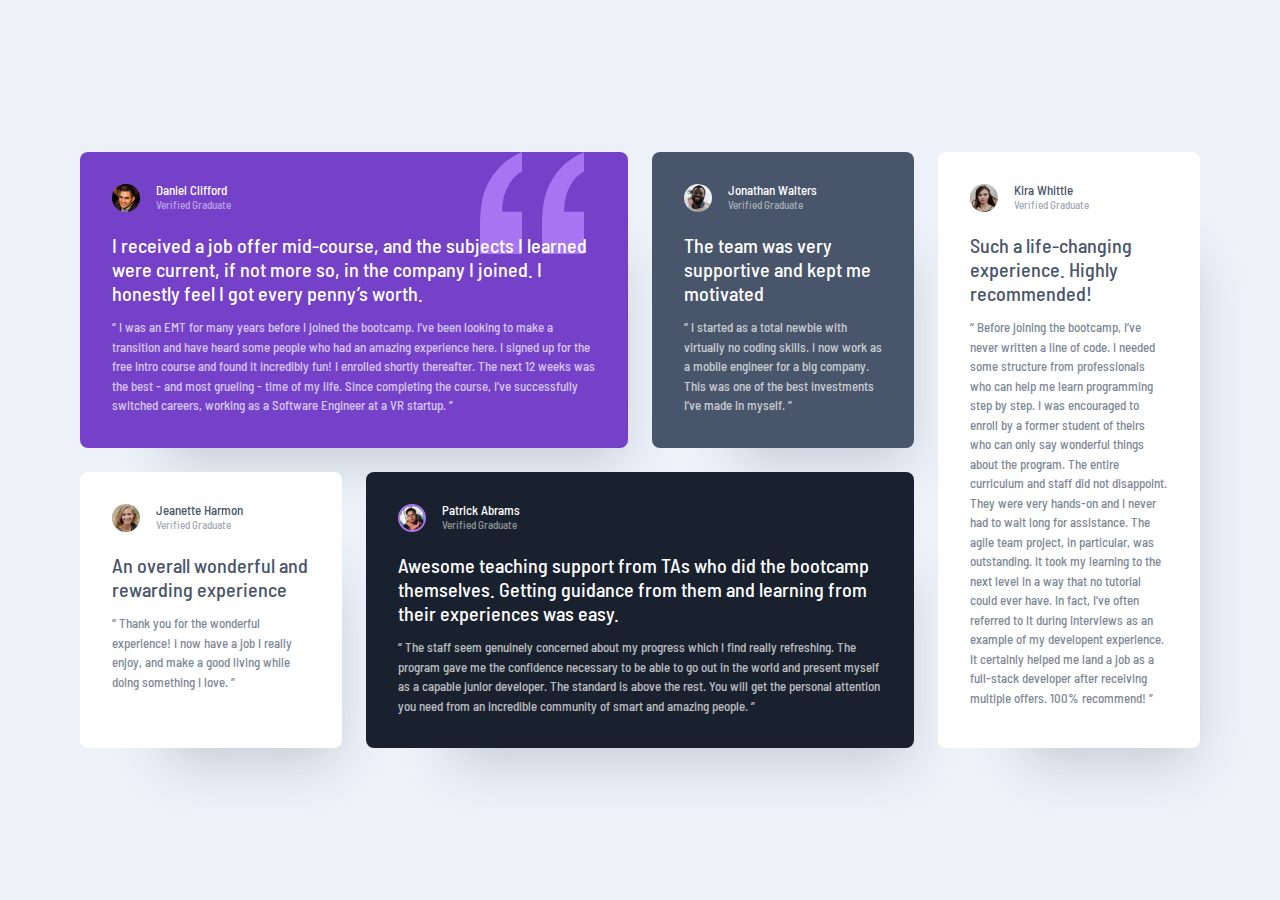
<file: index.html>
<!DOCTYPE html>
<html lang="en">

<head>
  <meta charset="UTF-8">
  <meta http-equiv="X-UA-Compatible" content="IE=edge">
  <meta name="viewport" content="width=device-width, initial-scale=1.0">
  <!-- Google font -->
  <link rel="preconnect" href="https://fonts.googleapis.com">
  <link rel="preconnect" href="https://fonts.gstatic.com" crossorigin>
  <link href="https://fonts.googleapis.com/css2?family=Barlow+Semi+Condensed:wght@500;600&display=swap"
    rel="stylesheet">
  <!-- my css -->
  <link rel="stylesheet" type="text/css" href="./css-grid/style-grid.css">
  <link rel="stylesheet" type="text/css" href="./css-grid/responsive_grid_style.css">
  <title>Grid Style</title>
</head>

<body>
  <main class="testimonial-grid">
    <article class="testimonial grid-col-span-2 flow bg-primary-400 quote text-neutral-100">
      <div class="flex">
        <div>
          <img  src="./img-grid/image-daniel.jpg" alt="daniel clifford">
        </div>
        <div>
          <h2 class="name">Daniel Clifford</h2>
          <p class="position">Verified Graduate</p>
        </div>
      </div>
      <p>
        I received a job offer mid-course, and the subjects I learned were current, if not more so,
        in the company I joined. I honestly feel I got every penny’s worth.
      </p>
      <p>
        “ I was an EMT for many years before I joined the bootcamp. I’ve been looking to make a
        transition and have heard some people who had an amazing experience here. I signed up
        for the free intro course and found it incredibly fun! I enrolled shortly thereafter.
        The next 12 weeks was the best - and most grueling - time of my life. Since completing
        the course, I’ve successfully switched careers, working as a Software Engineer at a VR startup. ”
      </p>
    </article>
    <article class="testimonial flow bg-secondary-400 text-neutral-100">
      <div class="flex">
        <div>
          <img src="./img-grid/image-jonathan.jpg" alt="Jonathan Walters">
        </div>
        <div>
          <h2 class="name">Jonathan Walters</h2>
          <p class="position">Verified Graduate</p>
        </div>
      </div>
      <p>
        The team was very supportive and kept me motivated
      </p>
      <p>
        “ I started as a total newbie with virtually no coding skills. I now work as a mobile engineer
        for a big company. This was one of the best investments I’ve made in myself. ”
      </p>
    </article>
    <article class="testimonial flow bg-neutral-100 text-secondary-400">
      <div class="flex">
        <div>
          <img src="./img-grid/image-jeanette.jpg" alt="Jeanette Harmon">
        </div>
        <div>
          <h2 class="name">Jeanette Harmon</h2>
          <p class="position">Verified Graduate</p>
        </div>
      </div>
      <p>
        An overall wonderful and rewarding experience</p>
      <p>
        “ Thank you for the wonderful experience! I now have a job I really enjoy, and make a good living
        while doing something I love. ”
      </p>
    </article>
    <article class="testimonial grid-col-span-2 flow bg-secondary-500 text-neutral-100">
      <div class="flex">
        <div>
          <img class="border-primary-400" src="./img-grid/image-patrick.jpg" alt="Patrick Abrams">
        </div>
        <div>
          <h2 class="name">Patrick Abrams</h2>
          <p class="position">Verified Graduate</p>
        </div>
      </div>
      <p>
        Awesome teaching support from TAs who did the bootcamp themselves. Getting guidance from them and
        learning from their experiences was easy.
      </p>
      <p>
        “ The staff seem genuinely concerned about my progress which I find really refreshing. The program
        gave me the confidence necessary to be able to go out in the world and present myself as a capable
        junior developer. The standard is above the rest. You will get the personal attention you need from
        an incredible community of smart and amazing people. ”
      </p>
    </article>
    <article class="testimonial flow bg-neutral-100 text-secondary-400">
      <div class="flex">
        <div>
          <img src="./img-grid/image-kira.jpg" alt="Kira Whittle">
        </div>
        <div>
          <h2 class="name">Kira Whittle</h2>
          <p class="position">Verified Graduate</p>
        </div>
      </div>
      <p>
        Such a life-changing experience. Highly recommended!
      </p>
      <p>
        “ Before joining the bootcamp, I’ve never written a line of code. I needed some structure from
        professionals who can help me learn programming step by step. I was encouraged to enroll by a former
        student of theirs who can only say wonderful things about the program. The entire curriculum and staff
        did not disappoint. They were very hands-on and I never had to wait long for assistance. The agile team
        project, in particular, was outstanding. It took my learning to the next level in a way that no tutorial
        could ever have. In fact, I’ve often referred to it during interviews as an example of my developent
        experience. It certainly helped me land a job as a full-stack developer after receiving multiple offers.
        100% recommend! ”
      </p>
    </article>
  </main>




</body>

</html>
</file>
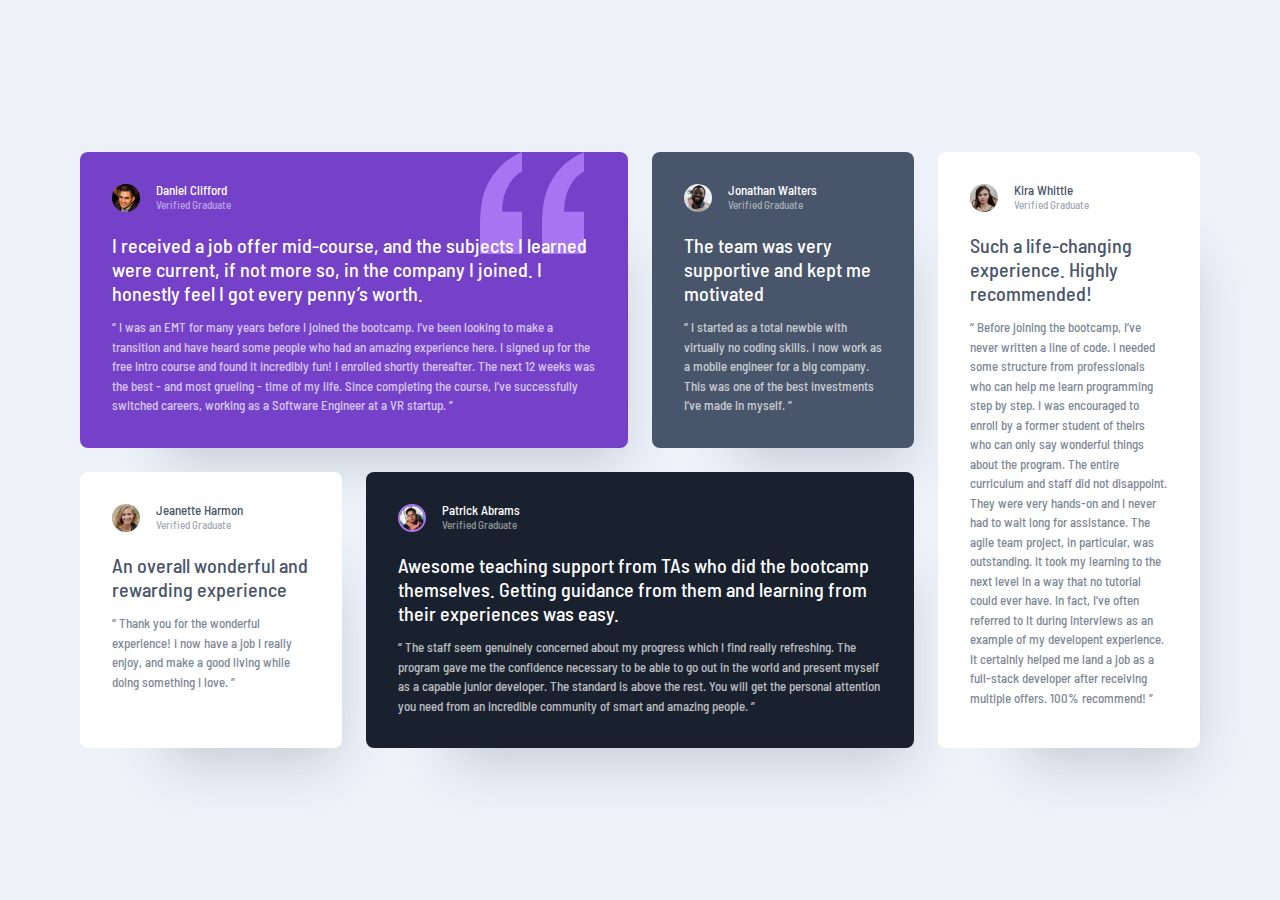
<file: index_grid.html>
<!DOCTYPE html>
<html lang="en">

<head>
  <meta charset="UTF-8">
  <meta http-equiv="X-UA-Compatible" content="IE=edge">
  <meta name="viewport" content="width=device-width, initial-scale=1.0">
  <!-- Google font -->
  <link rel="preconnect" href="https://fonts.googleapis.com">
  <link rel="preconnect" href="https://fonts.gstatic.com" crossorigin>
  <link href="https://fonts.googleapis.com/css2?family=Barlow+Semi+Condensed:wght@500;600&display=swap"
    rel="stylesheet">
  <!-- my css -->
  <link rel="stylesheet" type="text/css" href="./css-grid/style-grid.css">
  <link rel="stylesheet" type="text/css" href="./css-grid/responsive_grid_style.css">
  <title>Grid Style</title>
</head>

<body>
  <main class="testimonial-grid">
    <article class="testimonial grid-col-span-2 flow bg-primary-400 quote text-neutral-100">
      <div class="flex">
        <div>
          <img  src="./img-grid/image-daniel.jpg" alt="daniel clifford">
        </div>
        <div>
          <h2 class="name">Daniel Clifford</h2>
          <p class="position">Verified Graduate</p>
        </div>
      </div>
      <p>
        I received a job offer mid-course, and the subjects I learned were current, if not more so,
        in the company I joined. I honestly feel I got every penny’s worth.
      </p>
      <p>
        “ I was an EMT for many years before I joined the bootcamp. I’ve been looking to make a
        transition and have heard some people who had an amazing experience here. I signed up
        for the free intro course and found it incredibly fun! I enrolled shortly thereafter.
        The next 12 weeks was the best - and most grueling - time of my life. Since completing
        the course, I’ve successfully switched careers, working as a Software Engineer at a VR startup. ”
      </p>
    </article>
    <article class="testimonial flow bg-secondary-400 text-neutral-100">
      <div class="flex">
        <div>
          <img src="./img-grid/image-jonathan.jpg" alt="Jonathan Walters">
        </div>
        <div>
          <h2 class="name">Jonathan Walters</h2>
          <p class="position">Verified Graduate</p>
        </div>
      </div>
      <p>
        The team was very supportive and kept me motivated
      </p>
      <p>
        “ I started as a total newbie with virtually no coding skills. I now work as a mobile engineer
        for a big company. This was one of the best investments I’ve made in myself. ”
      </p>
    </article>
    <article class="testimonial flow bg-neutral-100 text-secondary-400">
      <div class="flex">
        <div>
          <img src="./img-grid/image-jeanette.jpg" alt="Jeanette Harmon">
        </div>
        <div>
          <h2 class="name">Jeanette Harmon</h2>
          <p class="position">Verified Graduate</p>
        </div>
      </div>
      <p>
        An overall wonderful and rewarding experience</p>
      <p>
        “ Thank you for the wonderful experience! I now have a job I really enjoy, and make a good living
        while doing something I love. ”
      </p>
    </article>
    <article class="testimonial grid-col-span-2 flow bg-secondary-500 text-neutral-100">
      <div class="flex">
        <div>
          <img class="border-primary-400" src="./img-grid/image-patrick.jpg" alt="Patrick Abrams">
        </div>
        <div>
          <h2 class="name">Patrick Abrams</h2>
          <p class="position">Verified Graduate</p>
        </div>
      </div>
      <p>
        Awesome teaching support from TAs who did the bootcamp themselves. Getting guidance from them and
        learning from their experiences was easy.
      </p>
      <p>
        “ The staff seem genuinely concerned about my progress which I find really refreshing. The program
        gave me the confidence necessary to be able to go out in the world and present myself as a capable
        junior developer. The standard is above the rest. You will get the personal attention you need from
        an incredible community of smart and amazing people. ”
      </p>
    </article>
    <article class="testimonial flow bg-neutral-100 text-secondary-400">
      <div class="flex">
        <div>
          <img src="./img-grid/image-kira.jpg" alt="Kira Whittle">
        </div>
        <div>
          <h2 class="name">Kira Whittle</h2>
          <p class="position">Verified Graduate</p>
        </div>
      </div>
      <p>
        Such a life-changing experience. Highly recommended!
      </p>
      <p>
        “ Before joining the bootcamp, I’ve never written a line of code. I needed some structure from
        professionals who can help me learn programming step by step. I was encouraged to enroll by a former
        student of theirs who can only say wonderful things about the program. The entire curriculum and staff
        did not disappoint. They were very hands-on and I never had to wait long for assistance. The agile team
        project, in particular, was outstanding. It took my learning to the next level in a way that no tutorial
        could ever have. In fact, I’ve often referred to it during interviews as an example of my developent
        experience. It certainly helped me land a job as a full-stack developer after receiving multiple offers.
        100% recommend! ”
      </p>
    </article>
  </main>




</body>

</html>
</file>
<file: css-grid/style-grid.css>
/*kode untuk pemanggilan*/
:root {
    --clr-primary-400: 263 55% 52%;
    --clr-secondary-400: 217 19% 35%;
    --clr-secondary-500: 219 29% 14%;
    --clr-neutral-100: 0 0% 100%;
    --clr-neutral-200: 210 46% 95%;
    --clr-neutral-300: 0 0% 81%;
    --ff-primary: "Barlow Semi Condensed", sans-serif;
    --fw-400: 500;
    --fw-700: 600;
    --fs-300: 0.6875rem;
    --fs-400: 0.8125rem;
    --fs-500: 1.25rem;
  }
  
  /* Box sizing rules */
  *,
  *::before,
  *::after {
    box-sizing: border-box;
  }
  
  /* Remove default margin */
  body,
  h1,
  h2,
  h3,
  h4,
  p,
  figure,
  blockquote,
  dl,
  dd {
    margin: 0;
  }
  
  /* Remove list styles on ul, ol elements with a list role, which suggests default styling will be removed */
  ul[role="list"],
  ol[role="list"] {
    list-style: none;
  }
  /* Set core root defaults */
  html:focus-within {
    scroll-behavior: smooth;
  }
  /* Set core body defaults */
  body {
    min-height: 100vh;
    text-rendering: optimizeSpeed;
    line-height: 1.5;
  }
  /* A elements that don't have a class get default styles */
  a:not([class]) {
    text-decoration-skip-ink: auto;
  }
  /* Make images easier to work with */
  img,
  picture {
    max-width: 100%;
    display: block;
  }
  /* Inherit fonts for inputs and buttons */
  input,
  button,
  textarea,
  select {
    font: inherit;
  }
  
  body {
    display: grid;
    place-content: center;
    min-height: 100vh;
    font-family: var(--ff-primary);
    font-weight: var(--fw-400);
    background-color: hsl(var(--clr-neutral-200));
  }
  
  h1,
  h2,
  h3 {
    font-weight: var(--fw-700);
  }
  
  /* utilities */
  .flex {
    display: flex;
    gap: var(--gap, 1rem);
  }
  
  .flow > *:where(:not(:first-child)) {
    margin-top: var(--flow-spacer, 1em);
  }
  
  .bg-primary-400 {
    background: hsl(var(--clr-primary-400));
  }
  .bg-secondary-400 {
    background: hsl(var(--clr-secondary-400));
  }
  .bg-secondary-500 {
    background: hsl(var(--clr-secondary-500));
  }
  
  .bg-neutral-100 {
    background: hsl(var(--clr-neutral-100));
  }
  
  .text-neutral-100 {
    color: hsl(var(--clr-neutral-100));
  }
  .text-secondary-400 {
    color: hsl(var(--clr-secondary-400));
  }
  .border-primary-400 {
    border: 2px solid #a775f1;
  }
  
  /* components */
  .testimonial-grid {
    display: grid; /*grid display*/
    gap: 1.5rem; /*untuk gap (kelang antar kolom)*/
    grid-auto-columns: 1fr; /*untuk mengatur grid kolom*/
    grid-template-areas:
     'one'
     'two'
     'three'
     'four'
     'five';
    padding-block: 2rem;
    width: min(95%, 70rem);
    margin-inline: auto;
  }
  
  .testimonial {
    font-size: var(--fs-400);
    padding: 2rem;
    border-radius: 0.5rem;
    box-shadow: 2.5rem 3.75rem 3rem -3rem hsl(var(--clr-secondary-400) / 0.25);
  }
  /*posisi grid content*/
  .testimonial:nth-child(1) {
    grid-area: one;
  }
  .testimonial:nth-child(2) {
    grid-area: two;
  }
  .testimonial:nth-child(3) {
    grid-area: three;
  }
  .testimonial:nth-child(4) {
    grid-area: four;
  }
  .testimonial:nth-child(5) {
    grid-area: five;
  }
  /*end posisi grid content*/
  
  .testimonial.quote {
    background-image: url("../img-grid/bg-pattern-quotation.svg");
    background-repeat: no-repeat;
    background-position: top right 10%;
  }
  
  .testimonial img {
    width: 1.75rem;
    aspect-ratio: 1;
    border-radius: 50%;
    background-color:none;
  }
  
  .testimonial .name {
    font-size: var(--fs-400);
    font-weight: var(--fw-400);
    line-height: 1;
  }
  
  .testimonial .position {
    font-size: var(--fs-300);
    opacity: 0.5;
  }
  
  .testimonial > p:first-of-type {
    font-size: var(--fs-500);
    line-height: 1.2;
  }
  
  .testimonial > p:last-of-type {
    opacity: 0.7;
  }
</file>
<file: css-grid/responsive_grid_style.css>
/* responsive area */
@media screen and (min-width: 33em) {
    .testimonial-grid {
        grid-template-areas:
        "one one"
        "two three"
        "five five"
        "four four";
    }
  }
  @media screen and (min-width: 38em) {
    .testimonial-grid {
      grid-template-areas:
       'one one'
       'two five'
       'three five'
       'four four';
    }
  }
@media screen and (min-width: 54em) {
    .testimonial-grid {
        grid-template-areas:
        "one one two"
        "five five five"
        "three four four";
    }
  }
  @media screen and (min-width: 75em) {
    .testimonial-grid {
        grid-template-areas:
        "one one two five"
        "three four four five";
    }
  }
  /*end responsive area*/
  
   /* Remove all animations, transitions and smooth scroll for people that prefer not to see them */
   @media (prefers-reduced-motion: reduce) {
    html:focus-within {
      scroll-behavior: auto;
    }
  
    *,
    *::before,
    *::after {
      animation-duration: 0.01ms !important;
      animation-iteration-count: 1 !important;
      transition-duration: 0.01ms !important;
      scroll-behavior: auto !important;
    }
  }
</file>
